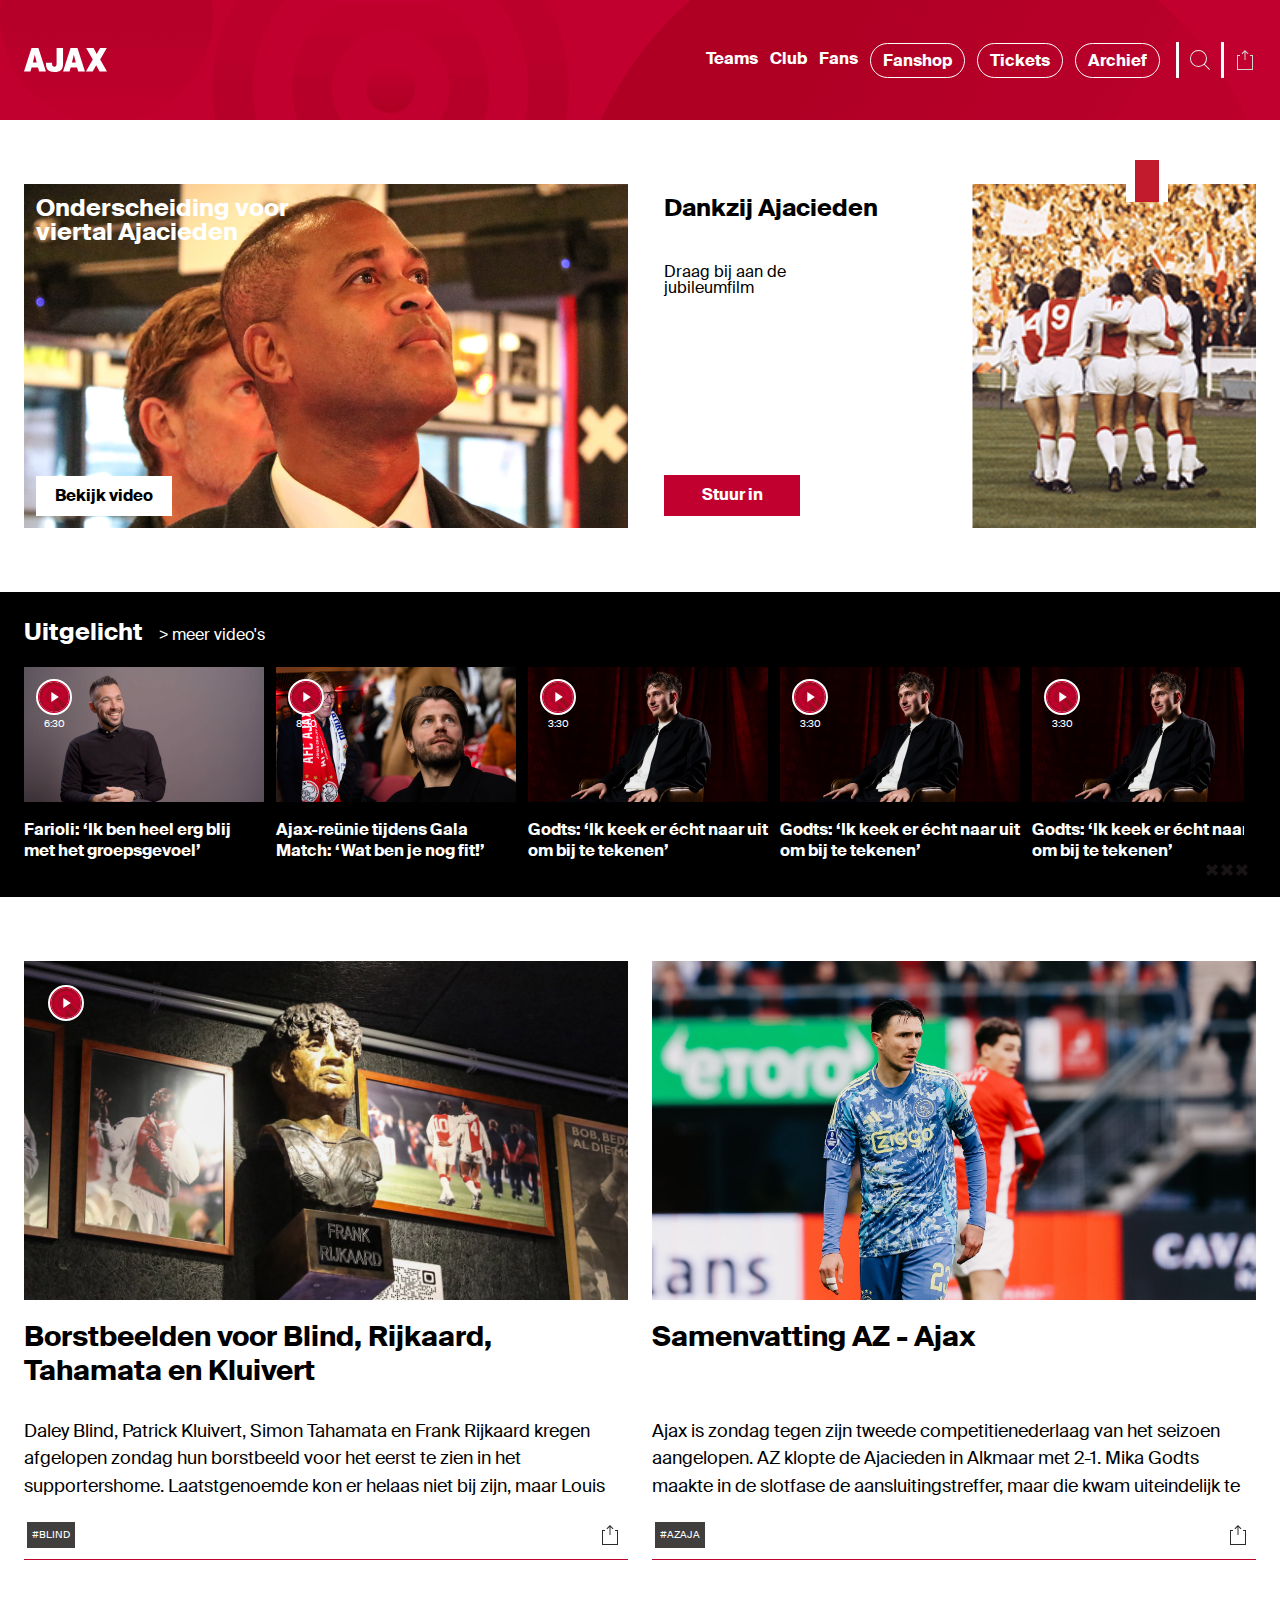
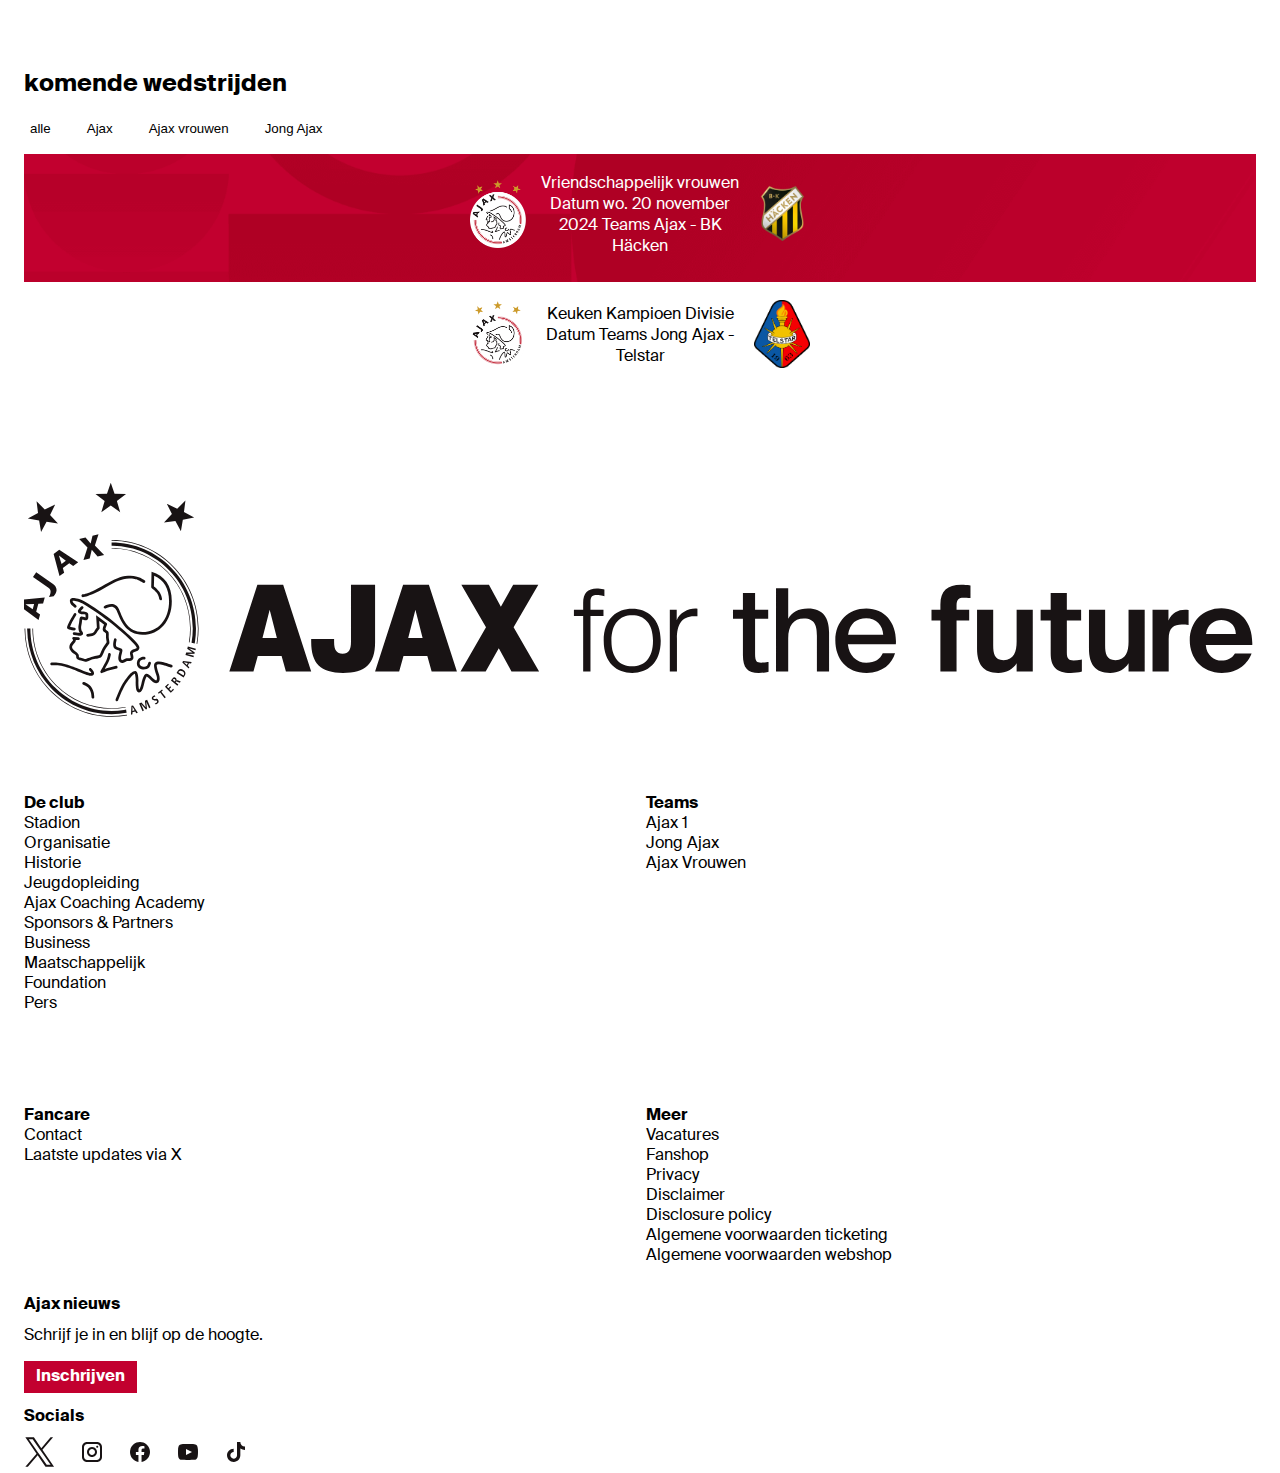
<file: index.html>
<!DOCTYPE html>
<html lang="nl">
<head>
    <meta charset="UTF-8">
    <meta name="viewport" content="width=device-width, initial-scale=1.0">
    <title>afcajax</title>
    <link rel="stylesheet" href="styles/style.css">
	<link rel="stylesheet" href="styles/homepage.css">
</head>

<body>
    <header>
        <h1 class="visually_hidden">Homepagina</h1>
        <img src="images/ajax-logo-header.svg" alt="logo in de header">
        <nav>
            <button><img src="images/ajax-zoeken-header.svg" alt="zoek-icoon"></button>
            <button aria-hidden="true"><img src="images/ajax-hamburger-header.svg" alt="hamburger-menu"></button>
			<button id="header-share-button" data-share-count="0">
                <img src="images/deel-button-ajax.svg" alt="deel icoontje"> 
            </button>
            <ul>
            	<li><a class="active" href="#">Teams</a></li>
                <li><a href="#">Club</a></li>
                <li><a href="#">Fans</a></li>
                <li><a href="#">Fanshop</a></li>
                <li><a href="#">Tickets</a></li>
				<li><a href="archief.html">Archief</a></li>
            </ul>
			<form>
				<input type="text" placeholder="" aria-label="Type hier...">
				<button><img src="images/kruisje-zoekbalk.svg" alt="kruisje-zoekbalk"></button>
			</form>
        </nav>
    </header>

	<section>
		<h2 class="visually_hidden">shirt-homepagina</h2>
		<img src="images/shirt-homepagina.svg" alt="logo shirt homepagina">
	</section>

	<section>
		<h2 class="visually_hidden">3 3-crosses-logo</h2>
		<img src="images/3-crosses-logo.svg" alt="3 crosses icon">
	</section>


	<main>
		<section>
			<h2 class="visually_hidden">eerste 2 artikelen</h2>
			<article>
				<h2>Onderscheiding voor viertal Ajacieden</h2>
				<a href="https://www.ajax.nl/artikelen/borstbeelden-voor-blind-rijkaard-tahamata-en-kluivert/">Bekijk video</a>
				<img src="images/borstbeeld-kluivert-homepage.jpg" alt="foto van kluivert">
			</article>

			<article>
				<h2>Dankzij Ajacieden</h2>
				<p>Draag bij aan de jubileumfilm</p>
				<a href="https://acties.ajax.nl/ajax-125">Stuur in</a>
				<img src="images/ajax-dankzij-ajacieden-retro-foto.png" alt="retro foto van oud Ajacieden">
			</article>
	</section>

		<section>
			 <h2 class="visually_hidden">Uitgelicht</h2>
			<article>
				<h2>Uitgelicht</h2>
				<a href="https://www.ajax.nl/ajax-video/">> meer video's</a>
			</article>
			<ul>
				<li>
					<article>
						<a href="https://www.ajax.nl/artikelen/farioli-ik-ben-heel-erg-blij-met-het-groepsgevoel/">
							<img src="images/farioli-foto-carouse.jpg" alt="foto intervieuw farioli">
							<img src="images/ajax-play-icon.svg" alt="play logo" class="play-icon">
							<time datetime="06:30">6:30</time>
						</a>
						<h3>Farioli: <q>Ik ben heel erg blij met het groepsgevoel</q></h3>
					</article>
				</li>
				<li>
					<article>
						<a href="https://www.ajax.nl/artikelen/ajax-reuenie-tijdens-gala-match-in-johan-cruijff-arena/">
							<img src="images/2de-foto-carousel.jpg" alt="foto ajax reuenie">
							<img src="images/ajax-play-icon.svg" alt="play logo" class="play-icon">
							<time datetime="08:30">8:30</time>
						</a>
						<h3>Ajax-reünie tijdens Gala Match: <q>Wat ben je nog fit!</q></h3>
					</article>
				</li>
				<li>
					<article>
						<a href="https://www.ajax.nl/artikelen/godts-ik-keek-er-echt-naar-uit-om-bij-te-tekenen/">
							<img src="images/mika-godts-interview.jpg" alt="foto intervieuw godts">
							<img src="images/ajax-play-icon.svg" alt="play logo" class="play-icon">
							<time datetime="02:30">3:30</time>
						</a>
						<h3>Godts: <q>Ik keek er écht naar uit om bij te tekenen</q></h3>
					</article>
				</li>
				<li>
					<article>
						<a href="https://www.ajax.nl/artikelen/godts-ik-keek-er-echt-naar-uit-om-bij-te-tekenen/">
							<img src="images/mika-godts-interview.jpg" alt="foto intervieuw godts">
							<img src="images/ajax-play-icon.svg" alt="play logo" class="play-icon">
							<time datetime="03:30">3:30</time>
						</a>
						<h3>Godts: <q>Ik keek er écht naar uit om bij te tekenen</q></h3>
					</article>
				</li>
				<li>
					<article>
						<a href="https://www.ajax.nl/artikelen/godts-ik-keek-er-echt-naar-uit-om-bij-te-tekenen/">
							<img src="images/mika-godts-interview.jpg" alt="foto intervieuw godts">
							<img src="images/ajax-play-icon.svg" alt="play logo" class="play-icon">
							<time datetime="02:30">3:30</time>
						</a>
						<h3>Godts: <q>Ik keek er écht naar uit om bij te tekenen</q></h3>
					</article>
				</li>
				<li>
					<article>
						<a href="https://www.ajax.nl/artikelen/godts-ik-keek-er-echt-naar-uit-om-bij-te-tekenen/">
							<img src="images/mika-godts-interview.jpg" alt="foto intervieuw godts">
							<img src="images/ajax-play-icon.svg" alt="play logo" class="play-icon">
							<time datetime="02:30">3:30</time>
						</a>
						<h3>Godts: <q>Ik keek er écht naar uit om bij te tekenen</q></h3>
					</article>
				</li>
				<li>
					<article>
						<a href="https://www.ajax.nl/artikelen/godts-ik-keek-er-echt-naar-uit-om-bij-te-tekenen/">
							<img src="images/mika-godts-interview.jpg" alt="foto intervieuw godts">
							<img src="images/ajax-play-icon.svg" alt="play logo" class="play-icon">
							<time datetime="02:30">3:30</time>
						</a>
						<h3>Godts: <q>Ik keek er écht naar uit om bij te tekenen</q></h3>
					</article>
				</li>
				<li>
					<article>
						<a href="https://www.ajax.nl/artikelen/godts-ik-keek-er-echt-naar-uit-om-bij-te-tekenen/">
							<img src="images/mika-godts-interview.jpg" alt="foto intervieuw godts">
							<img src="images/ajax-play-icon.svg" alt="play logo" class="play-icon">
							<time datetime="02:30">3:30</time>
						</a>
						<h3>Godts: <q>Ik keek er écht naar uit om bij te tekenen</q></h3>
					</article>
				</li>
			</ul>
		</section>


	<section>
		<h2 class="visually_hidden">artiekelen</h2>
		<article>
				<h2><a href="https://www.ajax.nl/artikelen/borstbeelden-voor-blind-rijkaard-tahamata-en-kluivert/">Borstbeelden voor Blind, Rijkaard, Tahamata en Kluivert</a></h2>
				<p>
					Daley Blind, Patrick Kluivert, Simon Tahamata en Frank Rijkaard kregen afgelopen zondag hun borstbeeld voor het eerst te zien in het supportershome. Laatstgenoemde kon er helaas niet bij zijn, maar Louis van Gaal bedankte de supporters namens hem. "Hij vindt het wel leuk hoor dat ie hier hangt."
				  </p>
				<img src="images/ajax-play-icon.svg" alt="play logo" class="play-icon">
				<ul>
					<li>#Blind</li>
					<li><button>
						<img src="images/deel-button-ajax.svg" alt="deel icoontje">
					</button>
					</li>
				</ul>
			<img src="images/ajax-borstbeeldrijkaard.jpg" alt="foto beeld van Rijkaard">
		</article>

		<article>
            <h2><a href="#">Samenvatting AZ - Ajax</a></h2>
            <p>Ajax is zondag tegen zijn tweede competitienederlaag van het seizoen aangelopen. AZ klopte de Ajacieden in Alkmaar met 2-1. Mika Godts maakte in de slotfase de aansluitingstreffer, maar die kwam uiteindelijk te laat om een nederlaag nog af te wenden.</p>
            <ul>
                <li>#azaja</li>
                <li><button>
                    <img src="images/deel-button-ajax.svg" alt="deel icoontje">
                </button></li>
            </ul>
            <img src="images/foto-archief-2.jpg" alt="foto van Berghuis">
        </article>
	</section>

		<section>
			<h2>komende wedstrijden</h2>
			<ul>
				<li><button>alle</button></li>
				<li><button>Ajax</button></li>
				<li><button>Ajax vrouwen</button></li>
				<li><button>Jong Ajax</button></li>
			</ul>
			<section>
				<h3 class="visually_hidden">upcoming Match</h3>
				
				<img src="images/ajax-logo.png" alt="logo ajax">
				<p>Vriendschappelijk vrouwen
					Datum
					wo. 20 november 2024
					Teams
					Ajax - BK Häcken</p>
				<img src="images/logo-hacken.png" alt="logo hacken">
			</section>
			<section>
				<h3 class="visually_hidden">Andere ajax 1 wedstrijden</h3>
				<img src="images/ajax-logo.png" alt="logo ajax">
				<p>
					Keuken Kampioen Divisie
					Datum
					<time datetime="20:00"></time>
					Teams
					Jong Ajax - Telstar</p>
				<img src="images/telstarr.png" alt="logo Telstar">
			</section>
		</section>
	</main>
	<footer>
		<section>
			<h2>footer</h2>
			<img src="images/logo-ajax-footer.svg" alt="ajax logo in de footer">
			<h3>De club</h3>
				<ul>
					<li><a href="https://www.ajax.nl/club/stadion/#">Stadion</a></li>
					<li><a href="https://www.ajax.nl/club/organisatie/#">Organisatie</a></li>
					<li><a href="https://www.ajax.nl/club/historie/#">Historie</a></li>
					<li><a href="https://www.ajax.nl/club/jeugdopleiding/#">Jeugdopleiding</a></li>
					<li><a href="https://coachingacademy.ajax.nl/?_gl=1*19bpxcv*_gcl_au*MTA3OTAwNjAwNi4xNzI1NDQ2MjI3*FPAU*NzUxMjI1OTkzLjE3MjU0NDYyMTY.*_ga*MTEzNDUyOTg4My4xNzI1NDQ2MjE1*_ga_X41LTNCMYQ*MTczMjI3Njc1MC4xNC4xLjE3MzIyNzY4NTcuMC4wLjIwNTY1MTI3NA..*_fplc*VXljZW90djZmTVpxT0FGWiUyQnNLdEY4SENVSXpNdFZ1aWw5QjdiUllUMXRIZTFKeFZuc2g0UGlFWHdNNTQ4VVYzZURia3JKMmpnUnBMTktjUXFNM05aWGY4cjFEUkJiaWtYN1BXJTJGS2dkJTJGSm42OWlVcGpLOTFuS1E3UjklMkJ2aVElM0QlM0Q.">Ajax Coaching Academy</a></li>
					<li><a href="https://www.ajax.nl/club/partners/">Sponsors & Partners</a></li>
					<li><a href="https://www.ajax.nl/club/business/">Business</a></li>
					<li><a href="https://www.ajax.nl/club/maatschappelijk/#">Maatschappelijk</a></li>
					<li><a href="https://www.ajax.nl/foundation/">Foundation</a></li>
					<li><a href="https://www.ajax.nl/club/pers/#">Pers</a></li>
				</ul>
			
			<h3>Teams</h3>
				<ul>
					<li><a href="https://www.ajax.nl/teams/ajax-1/">Ajax 1</a></li>
					<li><a href="https://www.ajax.nl/teams/jong-ajax/">Jong Ajax</a></li>
					<li><a href="https://www.ajax.nl/teams/ajax-vrouwen/">Ajax Vrouwen</a></li>
				</ul>
				<h3>Fancare</h3>
				<ul>
					<li><a href="https://www.ajax.nl/fans/contact/">Contact</a></li>
					<li><a href="https://x.com/AjaxFancare">Laatste updates via X</a></li>
				</ul>
			<h3>Meer</h3>
			<ul>
				<li><a href="https://werkenbij.ajax.nl/?_gl=1*1fcl6y4*_gcl_au*MTA3OTAwNjAwNi4xNzI1NDQ2MjI3*FPAU*NzUxMjI1OTkzLjE3MjU0NDYyMTY.*_ga*MTEzNDUyOTg4My4xNzI1NDQ2MjE1*_ga_X41LTNCMYQ*MTczMjI3Njc1MC4xNC4xLjE3MzIyODE5OTMuMC4wLjIwNTY1MTI3NA..*_fplc*YmRZYVFocDRsNjNseHNjWWd2UDJWNEtWWURCY3UzJTJGSEg0R1F0WSUyRiUyRnBEakg4MUU5Qm1zJTJCQzJXMnNCcnpTMHhZZmhhJTJCU3dGZ0pGQktlbUx3SWVHRXZhNlRKanY2QkdJVU5TYmdUTWtrYmhJVEVkSEJRTjZuWk1pRiUyRkU0aUN3JTNEJTNE">Vacatures</a></li>
				<li><a href="https://www.ajax.nl/shop?_gl=1*azx0pv*_gcl_au*MTA3OTAwNjAwNi4xNzI1NDQ2MjI3*FPAU*NzUxMjI1OTkzLjE3MjU0NDYyMTY.">Fanshop</a></li>
				<li><a href="https://www.ajax.nl/meer/privacy/">Privacy</a></li>
				<li><a href="https://www.ajax.nl/meer/disclaimer/">Disclaimer</a></li>
				<li><a href="https://www.ajax.nl/meer/disclosure-policy/">Disclosure policy</a></li>
				<li><a href="https://www.ajax.nl/meer/algemene-voorwaarden-ticketing/">Algemene voorwaarden ticketing</a></li>
				<li><a href="https://www.ajax.nl/meer/algemene-voorwaarden-webshop/">Algemene voorwaarden webshop</a></li>
			</ul>
		</section>
		
		<section>
			<h2>Ajax nieuws</h2>
			<p>Schrijf je in en blijf op de hoogte.</p>
			<a href="https://www.ajax.nl/meer/nieuwsbrief">Inschrijven</a>
		</section>

		<section>
			<h2>Socials</h2>
			<ul>
				<li><a href="https://x.com/afcajax"><img src="images/twitter-icon.svg" alt="logo-twitter"></a></li>
				<li><a href="https://www.instagram.com/afcajax"><img src="images/insta-icoon.svg" alt="logo-instagram"></a></li>
				<li><a href="https://nl-nl.facebook.com/afcajax"><img src="images/facebook-icoon.svg" alt="logo facebook"></a></li>
				<li><a href="https://www.youtube.com/afcajax"><img src="images/youtube-icoon.svg" alt="logo youtube"></a></li>
				<li><a href="https://www.tiktok.com/@afcajax"><img src="images/tiktok-icon.svg" alt="logo tiktok"></a></li>
			</ul>
		</section>
	</footer>
	<script defer src="scripts/script.js"></script>
</body>
</html>
</file>
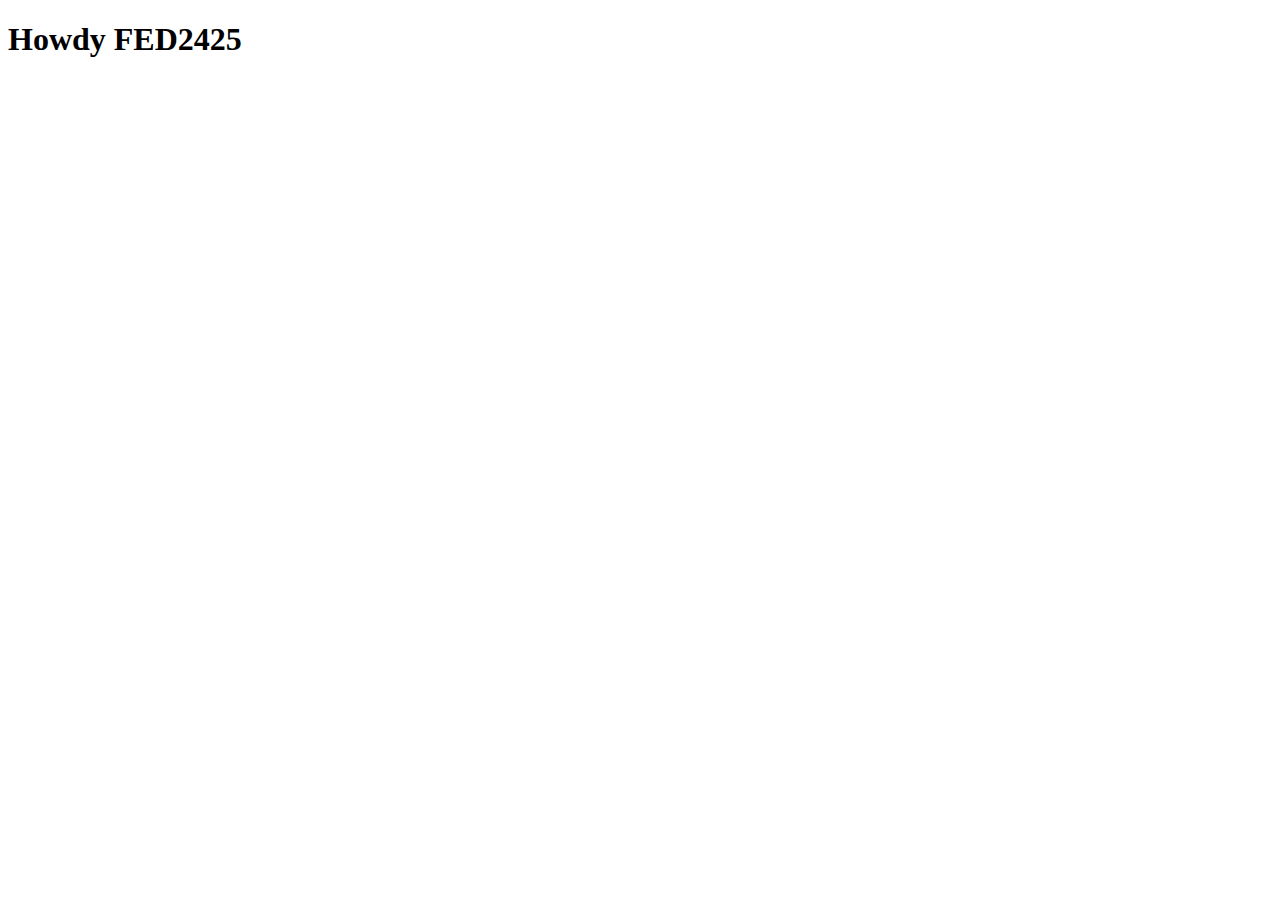
<file: basiswebsite/index.html>
<!DOCTYPE html>
<html lang="nl">
	
<head>
	<meta charset="UTF-8">
	<meta name="author" content="jouw naam">
	<meta name="viewport" content="width=device-width, initial-scale=1">
	
	<title>Howdy FED2425</title>
	
	<link href="styles/style.css" rel="stylesheet">
	<link rel="icon" type="image/svg+xml" href="images/favicon.svg">
</head>

<body>
	<h1>Howdy FED2425</h1>

	<script defer src="scripts/script.js"></script>
</body>
	
</html>
</file>
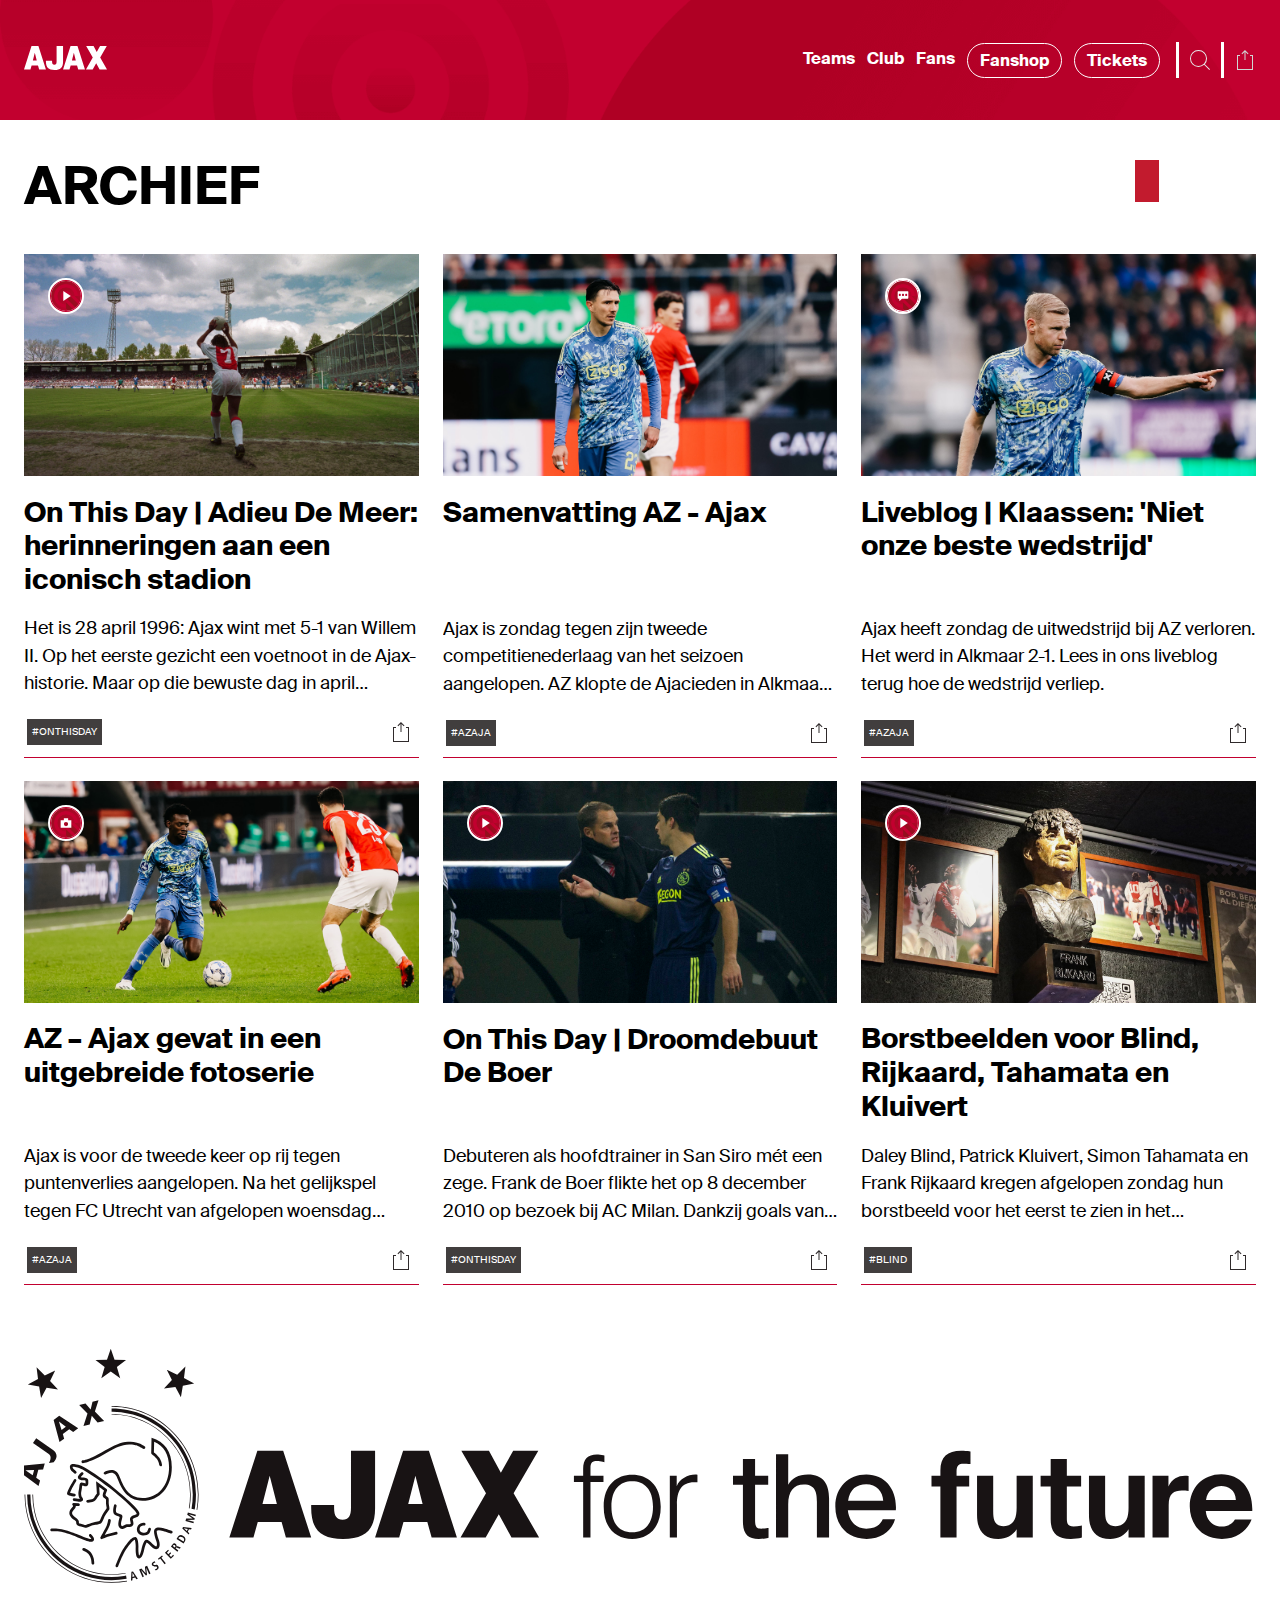
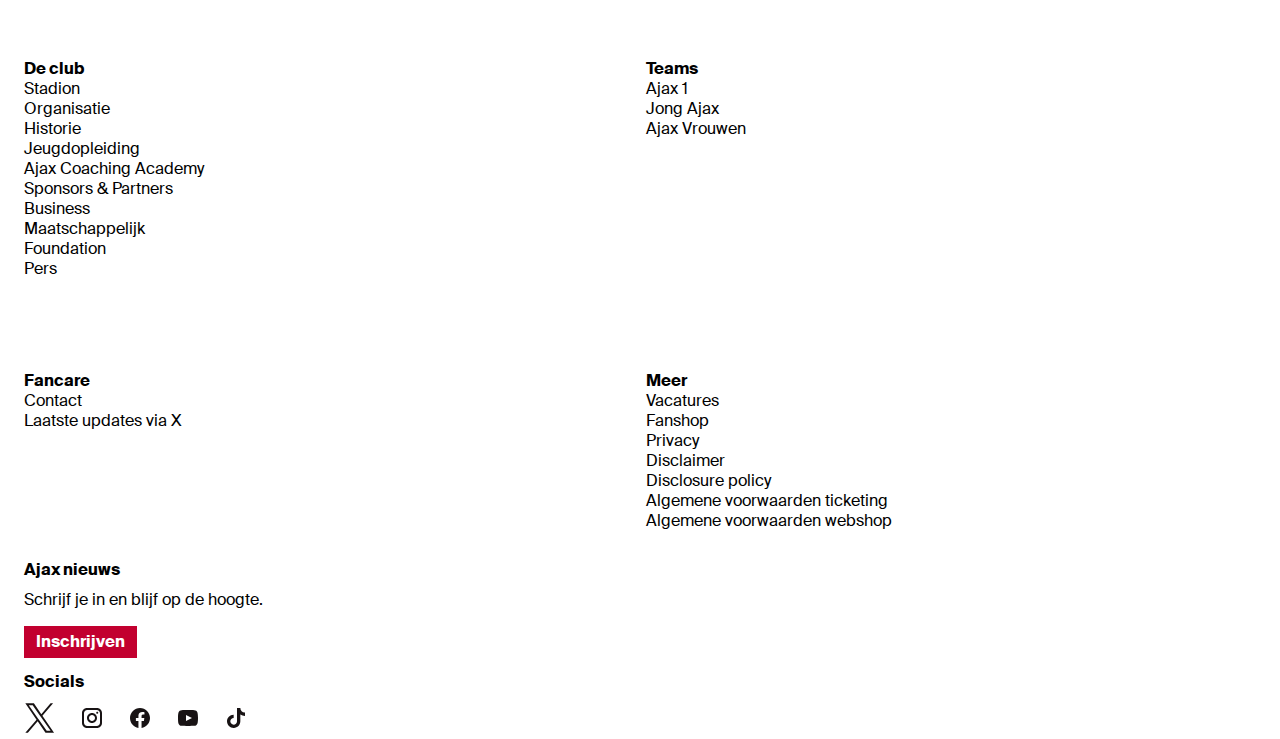
<file: archief.html>
<!DOCTYPE html>
<html lang="en">
<head>
    <meta charset="UTF-8">
    <meta name="viewport" content="width=device-width, initial-scale=1.0">
    <title>Archief</title>
    <link rel="stylesheet" href="styles/style.css">
    <link rel="stylesheet" href="styles/archief.css">
</head>
<body>
    <header>
        <h1 class="visually_hidden">Homepagina</h1>
        <a href="index.html"><img src="images/ajax-logo-header.svg"alt="logo in de header"></a>
        <nav>
            <button><img src="images/ajax-zoeken-header.svg" alt="zoek-icoon"></button>
            <button aria-hidden="true"><img src="images/ajax-hamburger-header.svg" alt="hamburger-menu"></button>
            <button id="header-share-button" data-share-count="0">
                <img src="images/deel-button-ajax.svg" alt="deel icoontje"> 
            </button>
            <ul>
                <li><a class="active"href="#">Teams</a></li>
                <li><a href="#">Club</a></li>
                <li><a href="#">Fans</a></li>
                <li><a href="#">Fanshop</a></li>
                <li><a href="#">Tickets</a></li>
            </ul>
				<form class="zoekbalk">
                    <input type="text" placeholder="" aria-label="Type hier...">
                    <button><img src="images/kruisje-zoekbalk.svg" alt="kruisje-zoekbalk"></button>
                </form>
        </nav>
    </header>

    <section>
		<img src="images/shirt-homepagina.svg" alt="logo shirt homepagina">
	</section>

	<section>
		<img src="images/3-crosses-logo.svg" alt="3 crosses icon">
	</section>


    <main>
        <h1 class="visually_hidden">Archief</h1>
        <h2>Archief</h2>
        <section>
            <article>
				<h2><a href="#">On This Day | Adieu De Meer: herinneringen aan een iconisch stadion</a></h2>
                    <p>   
                    Het is 28 april 1996: Ajax wint met 5-1 van Willem II. Op het eerste gezicht een voetnoot in de Ajax-historie. Maar op die bewuste dag in april speelde onze club de laatste wedstrijd in De Meer. Het is een nostalgische plaats, de Middenweg in Amsterdam. Een locatie die geschiedenis ademt: 62 jaar lang stond hier Ajax’ thuishaven. Het iconische stadion werd geopend op 9 december 1934, precies negentig jaar geleden. In deze documentaire halen we herinneringen op aan een iconisch stadion.
                    </p>
				<img src="images/ajax-play-icon.svg" alt="play logo" class="play-icon">
				<ul>
					<li>#OnThisDay</li>
					<li><button>
						<img src="images/deel-button-ajax.svg" alt="deel icoontje">
					</button>
                    </li>
				</ul>
			<img src="images/foto-archief-1.jpg" alt="foto Adieu De Meer">
		</article>

        <article>
            <h2><a href="#">Samenvatting AZ - Ajax</a></h2>
            <p>Ajax is zondag tegen zijn tweede competitienederlaag van het seizoen aangelopen. AZ klopte de Ajacieden in Alkmaar met 2-1. Mika Godts maakte in de slotfase de aansluitingstreffer, maar die kwam uiteindelijk te laat om een nederlaag nog af te wenden.</p>
            <ul>
                <li>#azaja</li>
                <li><button>
                    <img src="images/deel-button-ajax.svg" alt="deel icoontje">
                </button>
                </li>
            </ul>
            <img src="images/foto-archief-2.jpg" alt="foto van Berghuis">
        </article>

    <article>
        <h2><a href="#">Liveblog | Klaassen: 'Niet onze beste wedstrijd'</a></h2>
        <p>Ajax heeft zondag de uitwedstrijd bij AZ verloren. Het werd in Alkmaar 2-1. Lees in ons liveblog terug hoe de wedstrijd verliep.</p>
        <img src="images/ajax-icon-wolkje.svg" alt="icon wolkje" class="wolkje-icon">
        <ul>
            <li>#azaja</li>
                <li>
                    <button>
                    <img src="images/deel-button-ajax.svg" alt="deel icoontje">
                    </button>
                </li>
            </ul>
        <img src="images/foto-archief-3.jpg" alt="foto van Klaassen">
    </article>


    <article>
            <h2><a href="#">AZ – Ajax gevat in een uitgebreide fotoserie</a></h2>
            <p>Ajax is voor de tweede keer op rij tegen puntenverlies aangelopen. Na het gelijkspel tegen FC Utrecht van afgelopen woensdag verloor de ploeg van Francesco Farioli zondag met 2-1 van AZ. Een beeld van de wedstrijd krijg je via een uitgebreide fotoslider in dit artikel.</p>
            <img src="images/ajax-icon-foto.svg" alt="icon foto" class="foto-icon">
            <ul>
                <li>#azaja</li>
                <li><button>
                    <img src="images/deel-button-ajax.svg" alt="deel icoontje">
                </button>
                </li>
            </ul>
        <img src="images/foto-archief-4.jpg" alt="foto beeld van Rijkaard">
        </article>

        <article>
            <h2><a href="#">On This Day | Droomdebuut De Boer</a></h2>
            <p>Debuteren als hoofdtrainer in San Siro mét een zege. Frank de Boer flikte het op 8 december 2010 op bezoek bij AC Milan. Dankzij goals van Demy de Zeeuw en Toby Alderweireld werd de eerste wedstrijd van De Boer en de laatste van Luis Suárez met 0-2 gewonnen.</p>
            <img src="images/ajax-play-icon.svg" alt="play logo" class="play-icon">
            <ul>
                <li>#Onthisday</li>
                <li><button>
                    <img src="images/deel-button-ajax.svg" alt="deel icoontje">
                </button>
                </li>
            </ul>
        <img src="images/foto-archief-5.jpg" alt="foto van Suares en Frank de Boer">
        </article>

        <article>
            <h2><a href="https://www.ajax.nl/artikelen/borstbeelden-voor-blind-rijkaard-tahamata-en-kluivert/">Borstbeelden voor Blind, Rijkaard, Tahamata en Kluivert</a></h2>
            <p>
                Daley Blind, Patrick Kluivert, Simon Tahamata en Frank Rijkaard kregen afgelopen zondag hun borstbeeld voor het eerst te zien in het supportershome. Laatstgenoemde kon er helaas niet bij zijn, maar Louis van Gaal bedankte de supporters namens hem. "Hij vindt het wel leuk hoor dat ie hier hangt."
            </p>
            <img src="images/ajax-play-icon.svg" alt="play logo" class="play-icon">
            <ul>
                <li>#Blind</li>
                <li>
                    <button>
                    <img src="images/deel-button-ajax.svg" alt="deel icoontje">
                </button>
                </li>
            </ul>
        <img src="images/ajax-borstbeeldrijkaard.jpg" alt="foto beeld van Rijkaard">
        </article>
        </section>
    </main>
    <footer>
        <section>
			<h2>footer</h2>
			<img src="images/logo-ajax-footer.svg" alt="ajax logo in de footer">
			<h3>De club</h3>
				<ul>
					<li><a href="https://www.ajax.nl/club/stadion/#">Stadion</a></li>
					<li><a href="https://www.ajax.nl/club/organisatie/#">Organisatie</a></li>
					<li><a href="https://www.ajax.nl/club/historie/#">Historie</a></li>
					<li><a href="https://www.ajax.nl/club/jeugdopleiding/#">Jeugdopleiding</a></li>
					<li><a href="https://coachingacademy.ajax.nl/?_gl=1*19bpxcv*_gcl_au*MTA3OTAwNjAwNi4xNzI1NDQ2MjI3*FPAU*NzUxMjI1OTkzLjE3MjU0NDYyMTY.*_ga*MTEzNDUyOTg4My4xNzI1NDQ2MjE1*_ga_X41LTNCMYQ*MTczMjI3Njc1MC4xNC4xLjE3MzIyNzY4NTcuMC4wLjIwNTY1MTI3NA..*_fplc*VXljZW90djZmTVpxT0FGWiUyQnNLdEY4SENVSXpNdFZ1aWw5QjdiUllUMXRIZTFKeFZuc2g0UGlFWHdNNTQ4VVYzZURia3JKMmpnUnBMTktjUXFNM05aWGY4cjFEUkJiaWtYN1BXJTJGS2dkJTJGSm42OWlVcGpLOTFuS1E3UjklMkJ2aVElM0QlM0Q.">Ajax Coaching Academy</a></li>
					<li><a href="https://www.ajax.nl/club/partners/">Sponsors & Partners</a></li>
					<li><a href="https://www.ajax.nl/club/business/">Business</a></li>
					<li><a href="https://www.ajax.nl/club/maatschappelijk/#">Maatschappelijk</a></li>
					<li><a href="https://www.ajax.nl/foundation/">Foundation</a></li>
					<li><a href="https://www.ajax.nl/club/pers/#">Pers</a></li>
				</ul>
			
			<h3>Teams</h3>
				<ul>
					<li><a href="https://www.ajax.nl/teams/ajax-1/">Ajax 1</a></li>
					<li><a href="https://www.ajax.nl/teams/jong-ajax/">Jong Ajax</a></li>
					<li><a href="https://www.ajax.nl/teams/ajax-vrouwen/">Ajax Vrouwen</a></li>
				</ul>
				<h3>Fancare</h3>
				<ul>
					<li><a href="https://www.ajax.nl/fans/contact/">Contact</a></li>
					<li><a href="https://x.com/AjaxFancare">Laatste updates via X</a></li>
				</ul>
			<h3>Meer</h3>
			<ul>
				<li><a href="https://werkenbij.ajax.nl/?_gl=1*1fcl6y4*_gcl_au*MTA3OTAwNjAwNi4xNzI1NDQ2MjI3*FPAU*NzUxMjI1OTkzLjE3MjU0NDYyMTY.*_ga*MTEzNDUyOTg4My4xNzI1NDQ2MjE1*_ga_X41LTNCMYQ*MTczMjI3Njc1MC4xNC4xLjE3MzIyODE5OTMuMC4wLjIwNTY1MTI3NA..*_fplc*YmRZYVFocDRsNjNseHNjWWd2UDJWNEtWWURCY3UzJTJGSEg0R1F0WSUyRiUyRnBEakg4MUU5Qm1zJTJCQzJXMnNCcnpTMHhZZmhhJTJCU3dGZ0pGQktlbUx3SWVHRXZhNlRKanY2QkdJVU5TYmdUTWtrYmhJVEVkSEJRTjZuWk1pRiUyRkU0aUN3JTNEJTNE">Vacatures</a></li>
				<li><a href="https://www.ajax.nl/shop?_gl=1*azx0pv*_gcl_au*MTA3OTAwNjAwNi4xNzI1NDQ2MjI3*FPAU*NzUxMjI1OTkzLjE3MjU0NDYyMTY.">Fanshop</a></li>
				<li><a href="https://www.ajax.nl/meer/privacy/">Privacy</a></li>
				<li><a href="https://www.ajax.nl/meer/disclaimer/">Disclaimer</a></li>
				<li><a href="https://www.ajax.nl/meer/disclosure-policy/">Disclosure policy</a></li>
				<li><a href="https://www.ajax.nl/meer/algemene-voorwaarden-ticketing/">Algemene voorwaarden ticketing</a></li>
				<li><a href="https://www.ajax.nl/meer/algemene-voorwaarden-webshop/">Algemene voorwaarden webshop</a></li>
			</ul>
		</section>
		
		<section>
			<h2>Ajax nieuws</h2>
			<p>Schrijf je in en blijf op de hoogte.</p>
			<a href="https://www.ajax.nl/meer/nieuwsbrief">Inschrijven</a>
		</section>

		<section>
			<h2>Socials</h2>
			<ul>
				<li><a href="https://x.com/afcajax"><img src="images/twitter-icon.svg" alt="logo-twitter"></a></li>
				<li><a href="https://www.instagram.com/afcajax"><img src="images/insta-icoon.svg" alt="logo-instagram"></a></li>
				<li><a href="https://nl-nl.facebook.com/afcajax"><img src="images/facebook-icoon.svg" alt="logo facebook"></a></li>
				<li><a href="https://www.youtube.com/afcajax"><img src="images/youtube-icoon.svg" alt="logo youtube"></a></li>
				<li><a href="https://www.tiktok.com/@afcajax"><img src="images/tiktok-icon.svg" alt="logo tiktok"></a></li>
			</ul>
		</section>
    </footer>
    <script defer src="scripts/script.js"></script>
</body>
</html>
</file>
<file: styles/style.css>
/*********************/
/* CUSTOM PROPERTIES */
/*********************/

:root{
    color-scheme: light dark;
	--margin-small: 0.75rem;
    --margin-medium: 1.5rem;
    --margin-large: 4rem;

    --color-wit: white;
    --color-rood: #c2002f;
    --color-text-dark: black;
    --color-text-light: white;
    --color-background-light: #eee;
    --color-transparant:rgba(255, 0, 0, 0);

    --font-family-bold: "suisseintl-bold", sans-serif;
    --font-family-regular: "suisseintl-regular", sans-serif;
    --font-size-klein: 1rem;
    --font-size-normaal: 1.125rem;
    --font-size-groot: 1.5rem;
}

@media (prefers-color-scheme: dark) {
    :root {
        --color-wit: #121212; 
        --color-text-dark: #eee; 
        --color-text-light: white;
        --color-background-light: #181818;
        }
}

@media (prefers-contrast: more) {
    :root {
        --color-wit: #fff; 
        --color-rood: #ff0000; 
        --color-text-dark: #000; 
        --color-text-light: #fff; 
        --color-background-light: #000; 
        --color-transparant: rgba(255, 255, 255, 0.5); 
    }
}

/*********************/
/* fonts */
/*********************/
@font-face {
	font-family: "suisseintl-black";
	src: url("../fonts/suisseintl-black.woff2");
}

@font-face {
	font-family: "suisseintl-bold";
	src: url("../fonts/suisseintl-bold.woff2");
}

@font-face {
	font-family: "suisseintl-regular";
	src: url("../fonts/suisseintl-regular.woff2");
}


/*********************/
/* body */
/*********************/

body {
    margin: 0;
}

/* shirt logo */

body > section:nth-of-type(1){
    display: none;
}


@media (min-width: 50em){
body > section:nth-of-type(1){
    top: 2.5rem;
    position: relative;
    display: flex;
    -webkit-justify-content: flex-end;
    justify-content: flex-end;
    padding-right: 5rem;
}

body > section:nth-of-type(1) img{
    width: 2.625rem;
    height: 2.625rem;
    margin-right:2rem;
    position: fixed;
    z-index: 4;
}
}

/* 3 crosses logo */

body > section:nth-of-type(2){
    display: none;
}


@media (min-width: 50em){
body > section:nth-of-type(2){
    bottom: 0;
    position: fixed;
    display: flex;
    justify-content: flex-end;
    padding-right: 5rem;
    height: auto;
    width: 100%;
    padding-bottom:1.5rem; 
    z-index: 9;
}

body > section:nth-of-type(2) img{
    width: 2.625rem;
    height: .75rem;
    margin-right:2rem;
   
}
}

/*********************/
/* Header */
/*********************/
header {
    background-color: var(--color-rood);
    background-image: url(../images/ajax-achtergrond-image-header.png);
    height: 4.625rem;
    padding: 0 var(--margin-medium);
    background-size: 305vw auto;
    background-position: 50% top;
    display: flex;
    align-items: center;
    position: sticky;
    top: 0;
    z-index: 3;
    justify-content: space-between;
}

header img {
    height: var(--font-size-groot);
    border-style: none;
    background-repeat: no-repeat;
    z-index: 3;
    width: auto;
    align-items: center;
}

/*********************/
/* nav */
/*********************/
nav {
    display: flex;
    list-style: none;
}

nav button:nth-last-of-type(2),
nav button:nth-last-of-type(3) {
    display: flex;
    align-items: center;
    justify-content: center; 
    background-color: var(--color-wit);
    border-radius: 50%;
    border: none;
    height: 2.2rem;
    width: 2.2rem;
    z-index: 3;
    text-decoration: none;
    margin-left: var(--margin-small);
}

/* deel knop header */

nav button:nth-last-of-type(1){
    z-index: 3;
    display: flex;
    align-items: center;
    justify-content: center; 
    background-color: var(--color-transparant);
    margin-left: var(--margin-small);
    text-decoration: none;
    border: none;
    border-left: solid var(--color-wit);
    padding-left: 1.5rem;
    color: white;
    margin-left: var(--margin-small);
    height: 2.2rem;
    width: 2.2rem;
}

nav button:nth-last-of-type(1) img{
    filter: invert(1);
}



nav ul {
    position: fixed; 
    top: -100%; 
    left: 0;
    width: 100%;
    height: 100%;
    background-color: var(--color-rood);
    background-image: url(../images/ajax-achtergrond-image-header.png);
    background-size: 305vw auto;
    background-position: 50% top;
    display: flex;
    flex-direction: column; 
    justify-content: flex-start; 
    align-items: flex-start; 
    padding: 5rem var(--margin-medium);
    margin: 0;
    gap: var(--margin-small);
    transition: 0.5s ease; 
    transform: translateY(-100%);
}

nav ul li {
    list-style: none;
    width: 100%; 
    text-align: left; 
}

nav ul a {
    text-decoration: none;
    color: var(--color-text-light);
    font-family: var(--font-family-bold);
    font-size: var(--font-size-groot);
    display: block;
    width: 100%;
}

nav ul li a {
    display: block;
}

nav.toonMenu ul {
    top: 0; 
    transform: translateY(0);
}

nav.toonMenu button:nth-of-type(2) img {
    content: url("../images/kruisje-header.svg");
}


@media (min-width: 38em) {
    header{
        height: 7.5rem;
        background-color: #c2002f;
        background-image: url(../images/ajax-achtergrond-image-header.png);
        background-repeat: no-repeat;
        background-size: 100vw auto;
        background-position: 50% -7vw;
    }
    nav ul {
        position: static;
        transform: none;
        background: none;
        top: unset;
        height: auto;
        display: flex;
        flex-direction: row;
        justify-content: center;
        align-items: center;
        padding: 0;
        width: 100%;

    }

    nav ul li:nth-of-type(4),
    nav ul li:nth-of-type(5),
    nav ul li:nth-of-type(6){
        padding: .375rem .75rem;
        border: .0625rem solid #ffffff;
        border-radius: 2rem;
    }

    nav ul li {
        border-bottom: solid transparent; 
        transition:0.3s ease;
    }

    nav ul li:nth-of-type(1):hover,
    nav ul li:nth-of-type(2):hover,
    nav ul li:nth-of-type(3):hover{
        border-bottom-color: var(--color-wit);
    }

    nav ul li:nth-of-type(4):hover,
    nav ul li:nth-of-type(5):hover,
    nav ul li:nth-of-type(6):hover{
        padding: .375rem .75rem;
        border: .0625rem solid #ffffff;
        background-color: var(--color-wit);
        border-radius: 2rem;
        color: var(--color-text-dark);
    }

    nav ul li:nth-of-type(4) a:hover,
    nav ul li:nth-of-type(5) a:hover,
    nav ul li:nth-of-type(6) a:hover{
      color: var(--color-text-dark);
    }



    nav ul a {
        color: var(--color-text-light);
        font-size: var(--font-size-klein);
    }

    nav button:nth-of-type(2) {
        display: none; 
    }

    nav button:nth-of-type(1) {
        order: 1; 
        background-color: var(--color-transparant); 
        border-left: solid var(--color-wit);
        border-radius: 0;
        padding-left: 1rem;
        margin-left: 1rem;
    }

    nav button:nth-of-type(1) img {
        filter: invert(1);
    }
    nav button:nth-of-type(3) {
        order: 2; 
        background-color: var(--color-transparant); 
        border-left: solid var(--color-wit);
        border-radius: 0;
        padding-left: 1rem;
        margin-left: .6rem;
    }

    nav button:nth-of-type(3) img {
        filter: invert(1);
    }
}

nav.toonZoek button:nth-of-type(1) img {
    content: url("../images/kruisje-header.svg");
}

nav form {
    position: fixed;             
    top: -100%;                  
    left: 0;
    width: 100%;  
    height: 100%;                
    display: none;                
    flex-direction: column; 
    margin-top: 4.6em;       
    gap: var(--margin-small);              
    z-index: 2;                
    padding: var(--margin-small);
    background-color: var(--color-wit);
}

nav.toonZoek form {
    display: flex; 
    top: 0;   
    padding: 0;          
}

nav form input {
    border: none;
    font-size: var(--font-size-normaal);
    font-weight: 300;
    line-height: 1.33;
    outline: none;
    width: 100vw;
    padding: var(--margin-small) 1.875rem var(--margin-small) var(--margin-medium);
    background: var(--color-background-light);
}

nav form button {
    position: absolute;
    right: var(--margin-medium);
    top: var(--margin-small);
    padding: 0.25rem;
}

@media (min-width: 54em) {
    header > a:last-of-type,
    nav a {
        flex-direction: row;
    }
}

/**********/
/* footer */
/**********/

footer {
    grid-column-gap: var(--margin-small);
    padding-left: var(--margin-medium);
    padding-right: var(--margin-medium);
    line-height: 1.1rem;
    padding-top: var(--margin-large);
}

footer h3 {
    font-family: var(--font-family-bold);
    margin-bottom: 0;
    font-size: var(--font-size-klein);
    font-weight: 600;
    line-height: 1.25;
    padding-top: calc(var(--margin-large) - 0.25rem); /*chatgbt*/
}

footer > section:nth-of-type(1) h2 {
    clip: rect(0 0 0 0);
    clip-path: inset(50%);
    height: 1px;
    overflow: hidden;
    position: absolute;
    white-space: nowrap;
    width: 1px;
}

footer ul {
    padding-left: 0;
    margin-top: 0;
}

footer li {
    list-style: none;
    padding: 0;
    margin: 0;
}

footer a {
    text-decoration: none;
    color: var(--color-text-dark);
    font-family: var(--font-family-regular);
    font-size: var(--font-size-klein);
    font-weight: 300;
    line-height: 1.25;
}

footer img {
    width: 100%;
}

/* Responsive styles */

@media (min-width: 32em) {
    footer > section:nth-of-type(1) {
        display: grid;
        grid-template-columns: 1fr 1fr;
        grid-column-gap: var(--margin-small);
    }

    img {
        grid-column-start: 1;
        grid-column-end: -1;
    }

    h3:nth-of-type(1),
    h3:nth-of-type(2) {
        grid-row-start: 2;
    }

    h3:nth-of-type(3),
    h3:nth-of-type(4) {
        grid-row-start: 4;
    }
}

footer > section:nth-of-type(3) h2,
footer > section:nth-of-type(2) h2 {
    font-size: var(--font-size-klein);
    font-weight: 600;
    line-height: 1.25;
    font-family: var(--font-family-bold);
    margin-bottom: 0.65rem;
}

footer > section:nth-of-type(2) p {
    font-size: var(--font-size-klein);
    font-family: var(--font-family-regular);
    font-weight: 300;
    line-height: 1.25;
    margin-top: 0;
}

footer > section:nth-of-type(2) a {
    min-height: 2rem;
    padding: 0 var(--margin-small);
    font-size: var(--font-size-klein);
    font-family: var(--font-family-bold);
    font-weight: 600;
    line-height: 1.43;
    border: none;
    background: var(--color-rood);
    color: var(--color-wit);
    height: 0.0625rem;
    display: inline-flex;
    text-align: center;
    align-items: center;
}

footer > section:nth-of-type(3) ul {
    display: flex;
    flex-wrap: wrap;
    align-items: center;
    margin: 0;
    padding: 0;
}

footer > section:nth-of-type(3) li {
    display: list-item;
    margin-right: var(--margin-medium);
}

/* Link stijl */

section a:hover {
    color: var(--color-rood);
}


/* tab stijl*/

main:focus-visible{
	border: .2em solid var(--color-rood);
    outline: none; 
}

/* dark mode*/

@media (prefers-color-scheme: dark) {
    body {
      background-color: #121212;
      color: white;
    }
    a {
        color: var(--color-text-light);
    }
    button img {
    filter: invert(1); 

    }
    footer img {
        filter: invert(1); 
    }

}



.visually_hidden {
    clip: rect(0 0 0 0);
    clip-path: inset(50%);
    height: 1px;
    overflow: hidden;
    position: absolute;
    white-space: nowrap;
    width: 1px;
}
</file>
<file: styles/homepage.css>
/*********************/
/* section 1 */
/*********************/

main > section:nth-of-type(1) {
    display: grid;
    grid-template-columns: 1fr;
    row-gap: var(--margin-medium);
}

main > section:nth-of-type(1) article:nth-of-type(1) {
    grid-row-start: 1;
    display: block;
    margin-bottom: var(--margin-small);
}

main > section:nth-of-type(1) article:nth-of-type(2) {
    grid-row-start: 2;
}


@media (min-width: 50em) {
    main > section:nth-of-type(1) {
        grid-template-columns: 1fr 1fr;
        column-gap: var(--margin-medium);
    }

    main > section:nth-of-type(1) article:nth-of-type(1),
    main > section:nth-of-type(1) article:nth-of-type(2) {
        grid-row-start: auto;
        margin-bottom: 0; 
    }
}


main > section {
    padding: 0 var(--margin-medium);
    margin-top: var(--margin-large);
}

/* artikel 1 */

main > section:nth-of-type(1) article:nth-of-type(1) {
    display: grid;
    grid-template-rows: 1fr max-content;
    margin: 0;
    line-height: var(--font-size-klein);
}

main > section:nth-of-type(1) article:nth-of-type(1) h2 {
    grid-row-start: 1;
    grid-column-start: 1;
    z-index: 1;
    row-gap: var(--margin-medium);
    color: white;
    font-family: var(--font-family-bold);
    margin-left: var(--margin-small);
    margin-top: var(--margin-small);
    line-height: 1em;
    max-width: 18.125rem;
}

main > section:nth-of-type(1) article:nth-of-type(1) a {
    display: flex;
    align-items: center;
    justify-content: center;
    grid-row-start: 2;
    grid-column-start: 1;
    z-index: 1;
    border: var(--margin-small);
    text-decoration: none;
    color: var(--color-text-dark);
    background-color: var(--color-wit);
    font-size: var(--font-size-klein);
    font-weight: 600;
    font-family: var(--font-family-bold);
    padding: var(--margin-small);
    max-width: 7rem;
    margin-left: var(--margin-small);
    margin-bottom: var(--margin-small);
}

main > section:nth-of-type(1) article:nth-of-type(1) img {
    display: block;
    grid-row-start: 1;
    grid-row-end: 3;
    grid-column-start: 1;
    width: 100%;
    height: 100%;
}

/* artikel 2 */

main > section:nth-of-type(1) article:nth-of-type(2) {
    display: grid;
    grid-template-rows: 4em 1fr 3.3em max-content;
    margin: 0;
    line-height: var(--font-size-klein);
}

main > section:nth-of-type(1) article:nth-of-type(2) h2 {
    grid-row-start: 1;
    grid-column-start: 1;
    z-index: 1;
    row-gap: var(--margin-medium);
    color: black;
    font-family: var(--font-family-bold);
    margin-top: var(--margin-small);
    line-height: 1em;
    margin-left: var(--margin-small);
    max-width: 18.125rem;
}

main > section:nth-of-type(1) article:nth-of-type(2) p {
    grid-row-start: 2;
    grid-column-start: 1;
    z-index: 1;
    row-gap: var(--margin-medium);
    color: black;
    font-family: var(--font-family-regular);
    margin-left: var(--margin-small);
    line-height: 1em;
    max-width: 30%;
}

main > section:nth-of-type(1) article:nth-of-type(2) a {
    display: flex;
    align-items: center;
    justify-content: center;
    grid-row-start: 3;
    grid-column-start: 1;
    z-index: 1;
    border: var(--margin-small);
    text-decoration: none;
    color: var(--color-text-light);
    background-color: var(--color-rood);
    font-size: var(--font-size-klein);
    font-weight: 600;
    font-family: var(--font-family-bold);
    padding: var(--margin-small);
    max-height: 2rem;
    max-width: 7rem;
    margin-left: var(--margin-small);
    margin-bottom: var(--margin-small);
}

main > section:nth-of-type(1) article:nth-of-type(2) img {
    display: block;
    grid-row-start: 1;
    grid-row-end: 4;
    grid-column-start: 1;
    width: 100%;
    height: 100%;
}

/*********************/
/* Section 2 */
/*********************/

main > section:nth-of-type(2) {
    background-color: var(--color-text-dark);
    padding-top: var(--margin-medium);
    padding-bottom: var(--margin-medium);
}

main > section:nth-of-type(2) h2 {
    color: var(--color-wit);
    display: inline-block;  /*chatgbt */
    margin-right: var(--margin-small);
    font-family: var(--font-family-bold);
    margin-top: 0;
}

main > section:nth-of-type(2) a {
    text-decoration: none;
    color: var(--color-wit);
    font-size: var(--font-size-klein);
    font-family: var(--font-family-regular);
}

main > section:nth-of-type(2) ul {
    display: flex;
    overflow-x: auto;
    scroll-behavior: smooth;
    scrollbar-width: thin;
    scrollbar-color: var(--color-rood) var(--color-wit);
    margin-right: var(--margin-small);
    margin-left: 0;
    margin-top: 0;
    gap: var(--margin-small);
    margin-bottom: 0;
    padding-bottom: var(--margin-small);
    padding-left: 0;
}

main > section:nth-of-type(2) li {
    color: var(--color-wit);
    list-style: none;
    font-family: var(--font-family-bold);
    flex-shrink: 0;
    width: 15rem;
    position: relative;
}

main > section:nth-of-type(2) img {
    width: 100%;
    border-style: none;
    height: auto;
}

main > section:nth-of-type(2) .play-icon {
    position: absolute;
    top: var(--margin-small);
    left: var(--margin-small);
    z-index: 1;
    height: 2rem;
    width: 2rem;
    border: 0.125rem solid var(--color-wit);
    border-radius: 100%;
    background-color: var(--color-rood);
}

main > section:nth-of-type(2) time {
    position: absolute;
    top: 3.2rem;
    left: 1.25rem;
    z-index: 1;
    font-size: 0.6rem;
    color: var(--color-wit);
    font-weight: 300;
    font-family: var(--font-family-regular);
}

main > section:nth-of-type(2) h3 {
    max-width: 30ch;
    font-size: var(--font-size-klein);
    font-weight: 300;
    margin-top: var(--margin-small);
    margin-bottom: 0;
}

/*********************/
/* Section 3 */
/*********************/

main > section:nth-of-type(3) {
    display: grid;
    grid-template-columns: 1fr;
    grid-auto-rows: 1fr;
    gap: var(--margin-medium);
}

main > section:nth-of-type(3) article {
    display: flex;
    flex-direction: column;
    position: relative;
    justify-items: stretch;
    width: 100%;
    height: 100%;
}

main > section:nth-of-type(3) article h2 {
    font-size: var(--font-size-groot);
    font-family: var(--font-family-bold);
    line-height: 0.92;
    margin-bottom: auto;
}

main > section:nth-of-type(3) article a {
    text-decoration: none;
    color: var(--color-text-dark);
    background-color: var(--color-wit);
    font-family: var(--font-family-bold);
    font-size: calc(var(--font-size-groot) * 1.17); /* Vergroot iets ten opzichte van groot chatgbt*/
    line-height: 1.2;
}

main > section:nth-of-type(3) article a:hover {
    color: var(--color-rood);
}

main > section:nth-of-type(3) article p {
    font-family: var(--font-family-regular);
    line-height: 1.53;
    font-size: var(--font-size-normaal);
    -webkit-box-orient: vertical; /* chatgbt */
    overflow: hidden; /* chatgbt */
    -webkit-line-clamp: 3; /* chatgbt */
    max-height: calc(1.5em * 3); /* chatgbt */
}

main > section:nth-of-type(3) article ul {
    display: flex;
    flex-wrap: wrap;
    align-items: center;
    list-style: none;
    padding-left: 0;
    margin: 0;
    gap: calc(var(--margin-small) / 2); /* chatgbt */
    padding-bottom: calc(var(--margin-small) / 2); /* chatgbt */
    border-bottom: 0.0625rem solid var(--color-rood);
}

main > section:nth-of-type(3) article li:nth-of-type(1) {
    border: solid;
    background-color: #413e3e;
    color: var(--color-text-light);
    text-transform: uppercase;
    font-family: var(--font-family-regular);
    font-weight: 300;
    font-size: 0.625rem;
    line-height: 1.2;
    margin-right: 0.2rem;        
    padding: 0.4375rem 0.3125rem;
    margin-right: auto;
}

/* deel button active */

main > section:nth-of-type(3) article li button {
    display: flex;             
    justify-content: center;    
    align-items: flex-end;        
    border: none;              
    background-color: var(--color-wit);               
    padding: calc(var(--margin-small) / 2);           
    height: auto;
    margin-left: auto;        
}


main > section:nth-of-type(3) article li button.active {
    background-color: var(--color-rood);
    color: white;
    border: none;
    border-radius: 100%;
}

main > section:nth-of-type(3) article li button.active img{
    filter: invert(1);
}




main > section:nth-of-type(3) article .play-icon {
    position: absolute;
    top: 1.5rem;
    left: 1.5rem;
    z-index: 1;
    height: 2rem;
    width: 2rem;
    border: 0.125rem solid var(--color-wit);
    border-radius: 100%;
    background-color: var(--color-rood);
}

main > section:nth-of-type(3) article > img {
    aspect-ratio: 16 / 9;
    width: 100%;
    object-fit: cover;
    display: block;
    order: -1;
}

@media (min-width: 50em) {
    main > section:nth-of-type(3) article:nth-of-type(1) {
        grid-row-start: 1;
        margin-bottom: var(--margin-small);
    }
}

@media (min-width: 50em) {
    main > section:nth-of-type(3) {
        grid-template-columns: 1fr 1fr;
    }
}

/*********************/
/* Section 4 */
/*********************/

main > section:nth-of-type(4) {
    margin-top: var(--margin-large);
    padding: 0 var(--margin-medium);
    padding-bottom: var(--margin-medium);
    padding-top: var(--margin-medium);
}

main > section:nth-of-type(4) h2{
    font-size: var(--font-size-groot);
    font-weight: 800;
    font-family:"suisseintl-bold";
}


main > section:nth-of-type(4) ul {
    position: relative;
    overflow: hidden;
    width: 100%;
    display: flex;
    flex-direction: row;
    padding-left: 0;
    list-style: none;
    overflow-x: scroll;
    max-width: 100%;
    scroll-behavior: smooth;
    scrollbar-width: none;
}

main > section:nth-of-type(4) ul button {
    text-decoration: none;
    border: none;
    background-color: var(--color-wit);
}

main > section:nth-of-type(4) li {
    margin-right: var(--margin-medium);
    font-weight: 600;
    line-height: 1.25;
}



/* section 1 in section 4*/

main > section:nth-of-type(4) section:nth-of-type(1){
    display: flex;
    align-items: center;
    justify-content: center;
    flex-direction: row;
    padding: 1.125rem 1rem 1.625rem;
    background-color: var(--color-rood);
    background-image: url(../images/ajax-achtergrond-image-header.png);
    background-position: center;
    background-repeat: no-repeat;
    background-size: cover;
}

main > section:nth-of-type(4) section:nth-of-type(1) p{
    max-width: 12.625rem;
    color: var(--color-text-light);
    font-size:  var(--font-size-klein);
    font-family: "suisseintl-regular" ;
    margin: 0 .8125rem;
    text-align: center;
}


main > section:nth-of-type(4) section:nth-of-type(1) img{
    height: auto;
    width: 3.5rem;
    margin: 0;
}


/* section 2 in section 4*/

main > section:nth-of-type(4) section:nth-of-type(2){
    display: flex;
    align-items: center;
    justify-content: center;
    flex-direction: row;
    padding: 1.125rem 1rem 1.625rem;
    background-color: var(--color-wit);
    background-size: cover;
}

main > section:nth-of-type(4) section:nth-of-type(2) p{
    max-width: 12.625rem;
    color: var(--color-text-dark);
    font-size:  var(--font-size-klein);
    font-family: "suisseintl-regular";
    margin: 0 .8125rem;
    text-align: center;
}

main > section:nth-of-type(4) section:nth-of-type(2) img{
    height: auto;
    width: 3.5rem;
    margin: 0;
}

main > section:nth-of-type(4) section:nth-of-type(3){
    display: flex;
    align-items: center;
    justify-content: center;
    flex-direction: row;
    padding: 1.125rem 1rem 1.625rem;
    background-color: var(--color-wit);
    background-size: cover;
}


main > section:nth-of-type(4) section:nth-of-type(3) p{
    max-width: 12.625rem;
    color: var(--color-text-dark);
    font-size:  var(--font-size-klein);
    font-family: "suisseintl-regular" ;
    margin: 0 .8125rem;
    text-align: center;
}

main > section:nth-of-type(4) section:nth-of-type(3) img{
    height: auto;
    width: 3.5rem;
    margin: 0;
}
</file>
<file: basiswebsite/styles/style.css>
/**************/
/* CSS REMEDY */
/**************/
*, *::after, *::before {
  box-sizing:border-box;  
}






/*********************/
/* CUSTOM PROPERTIES */
/*********************/
:root {
	/* startje */
	--color-text:#111;
	--color-background:#eee;
}





/****************/
/* JOUW STYLING */
/****************/

/* jouw code */
</file>
<file: styles/archief.css>
/*********************/
/* Section 1 */
/*********************/


main > section:nth-of-type(1) {
    display: grid;
    grid-template-columns: 1fr; 
    grid-auto-rows: 1fr;
    gap: var(--margin-medium);
    align-items: center;
}

main > section:nth-of-type(1) article:nth-of-type(1) {
    grid-row-start: 1;
    margin-bottom: var(--margin-small);

    display: grid;
    grid-template-columns: 1fr max-content;
}

main > section:nth-of-type(1) article:nth-of-type(2) {
    grid-row-start: 2;
}

main > section:nth-of-type(1) article:nth-of-type(3) {
    grid-row-start: 3;
}

main > section:nth-of-type(1) article:nth-of-type(1) :is(h2, p, img) {
    grid-column:1/-1;
}


@media (min-width: 50em) {
    main > section:nth-of-type(1) {
        grid-template-columns: 1fr 1fr;
    }

    main > section:nth-of-type(1) article:nth-of-type(1),
    main > section:nth-of-type(1) article:nth-of-type(2),
    main > section:nth-of-type(1) article:nth-of-type(3) {
        grid-row-start: auto; 
        margin-bottom: 0;
    }
}


@media (min-width: 75em) {
    main > section:nth-of-type(1) {
        grid-template-columns: 1fr 1fr 1fr; 
    }
}

main > h2 {
    font-size: 3.25rem;
    font-family: var(--font-family-bold);
    font-weight: 800;
    line-height: 0.92;
    text-transform: uppercase;
    height: auto;
}

main {
    padding: 0 var(--margin-medium);
}

article {
    display: flex;
    flex-direction: column;
    position: relative;
    justify-items: stretch;
    width: 100%;
    height: 100%;
    border-bottom: 0.0625rem solid var(--color-rood);
}

article h2 {
    font-size: var(--font-size-groot);
    font-family: var(--font-family-bold);
    font-weight: 800;
    line-height: 0.92;
    margin-bottom: auto;
}

article a {
    text-decoration: none;
    color: var(--color-text-dark);
    background-color: var(--color-wit);
    font-weight: 600;
    font-family: var(--font-family-bold);
    font-size: calc(var(--font-size-groot) * 1.17); /* Vergroten van de grootte chatgbt */
    line-height: 1.2;
}


article p {
    font-family: var(--font-family-regular);
    line-height: 1.53;
    font-size: var(--font-size-normaal);
    display: -webkit-box; 
    -webkit-box-orient: vertical; 
    overflow: hidden; 
    -webkit-line-clamp: 3;
    max-height: calc(1.5em * 3);
}

article ul {
    display: flex;
    flex-wrap: wrap;
    align-items: center;
    list-style: none;
    padding-left: 0;
    margin: 0;
    gap: calc(var(--margin-small) / 2);
    padding-bottom: calc(var(--margin-small) / 2);
}

article li:nth-of-type(1) {
    border: solid;
    background-color: #413e3e;
    color: var(--color-text-light);
    text-transform: uppercase;
    font-family: var(--font-family-regular);
    font-weight: 300;
    font-size: 0.625rem;
    line-height: 1.2;
    margin-right: 0.2rem;        
    padding: 0.4375rem 0.3125rem;
    margin-right: auto;
}

article button {
    display: flex;             
    justify-content: center;    
    align-items: flex-end;        
    border: none;              
    background-color: var(--color-wit);               
    padding: calc(var(--margin-small) / 2);           
    height: auto;
    margin-left: auto;        
}

/* deel button active */

article li button.active {
    background-color: var(--color-rood);
    color: white;
    border: none;
    border-radius: 100%;
}

article li button.active img{
    filter: invert(1);
}


article .play-icon {
    position: absolute;
    top: var(--margin-medium);
    left: var(--margin-medium);
    z-index: 1;
    height: 2rem;
    width: 2rem;
    border: 0.125rem solid var(--color-wit);
    border-radius: 100%;
    background-color: var(--color-rood);
}

article > img {
    aspect-ratio: 16 / 9;
    width: 100%;
    object-fit: cover;
    display: block;
    order: -1;
}

article .foto-icon,
article .wolkje-icon {
    position: absolute;
    top: var(--margin-medium);
    left: var(--margin-medium);
    z-index: 1;
    height: 2rem;
    width: 2rem;
    border: 0.125rem solid var(--color-wit);
    border-radius: 100%;
    background-color: var(--color-rood);
}
</file>
